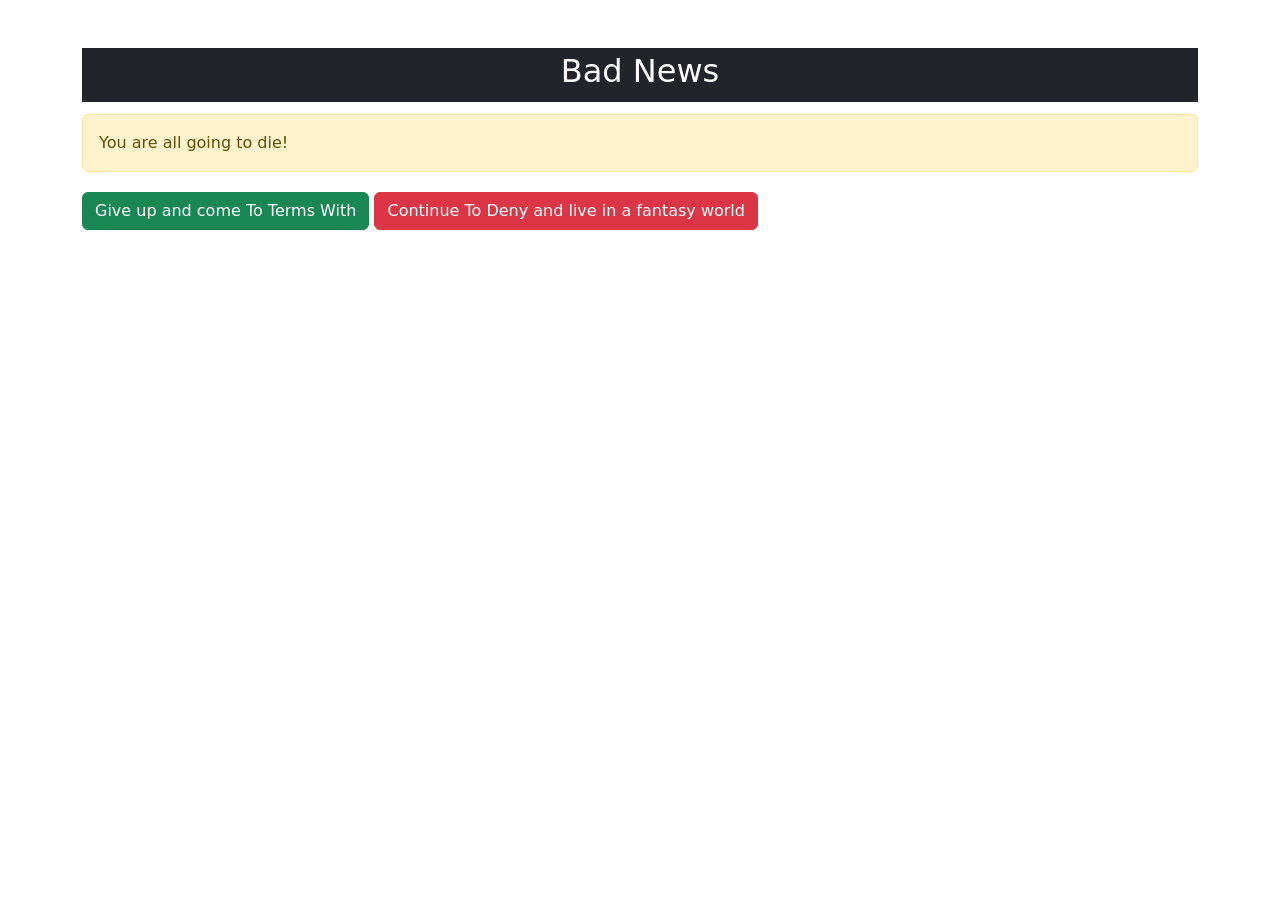
<file: Bootstrap/Ex02.html>
<!doctype html>
<html lang="en">
  <head>
    <meta charset="utf-8">
    <meta name="viewport" content="width=device-width, initial-scale=1">
    <link href="https://cdn.jsdelivr.net/npm/bootstrap@5.3.8/dist/css/bootstrap.min.css" rel="stylesheet" integrity="sha384-sRIl4kxILFvY47J16cr9ZwB07vP4J8+LH7qKQnuqkuIAvNWLzeN8tE5YBujZqJLB" crossorigin="anonymous">
    <title>Bootstrap demo</title>
  </head>
  <body>

   <div class="container mt-5">
       
       <div class="row mb-2 justify-content-center">
           <div class="col-12 col-md-12">
               
                   <div class="p-1 mb-1 bg-dark text-white text-center" style="min-height: 50px;">
                    <h2>Bad News</h2></div>
               </div>
           </div>

       <div class="row mb-1 justify-content-center">
           <div class="col-12 col-md-12">
               
                   <div class="alert alert-warning" role="alert">
  You are all going to die!
</div>
               </div>
           </div>

 <div>
<button type="button" class="btn btn-success mb-1">Give up and come To Terms With</button>
<button type="button" class="btn btn-danger mb-1">Continue To Deny and live in a fantasy world</button>

    </div>
      

       </div>




     <script src="https://cdn.jsdelivr.net/npm/bootstrap@5.3.8/dist/js/bootstrap.bundle.min.js" integrity="sha384-FKyoEForCGlyvwx9Hj09JcYn3nv7wiPVlz7YYwJrWVcXK/BmnVDxM+D2scQbITxI" crossorigin="anonymous"></script>
  
  </body>
</html>
</file>
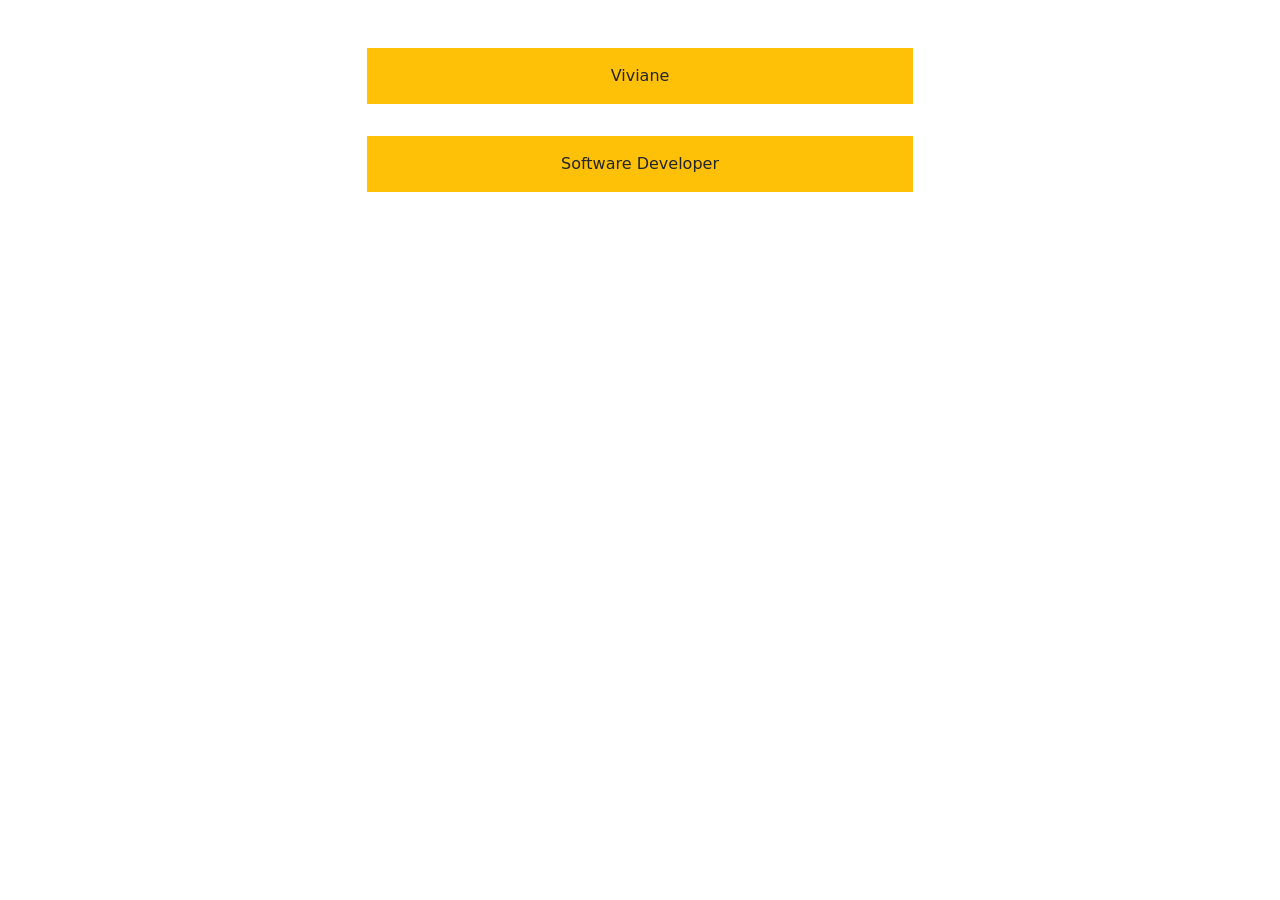
<file: Bootstrap/teste.html>
<!doctype html>
<html lang="en">
  <head>
    <meta charset="utf-8">
    <meta name="viewport" content="width=device-width, initial-scale=1">
    <link href="https://cdn.jsdelivr.net/npm/bootstrap@5.3.8/dist/css/bootstrap.min.css" rel="stylesheet" integrity="sha384-sRIl4kxILFvY47J16cr9ZwB07vP4J8+LH7qKQnuqkuIAvNWLzeN8tE5YBujZqJLB" crossorigin="anonymous">
    <title>Bootstrap demo</title>
  </head>
  <body>

   <div class="container mt-5">
       
       <div class="row mb-4 justify-content-center">
           <div class="col-12 col-md-6">
               
                   <div class="p-3 mb-2 text-danger bg-warning text-dark text-center" style="min-height: 50px;">Viviane</div>
               </div>
           </div>

       <div class="row mb-4 justify-content-center">
           <div class="col-12 col-md-6">
               
                   <div class="p-3 mb-2 text-danger bg-warning text-dark text-center" style="min-height: 50px;">Software Developer</div>
               </div>
           </div>
       </div>




     <script src="https://cdn.jsdelivr.net/npm/bootstrap@5.3.8/dist/js/bootstrap.bundle.min.js" integrity="sha384-FKyoEForCGlyvwx9Hj09JcYn3nv7wiPVlz7YYwJrWVcXK/BmnVDxM+D2scQbITxI" crossorigin="anonymous"></script>
  
  </body>
</html>
</file>
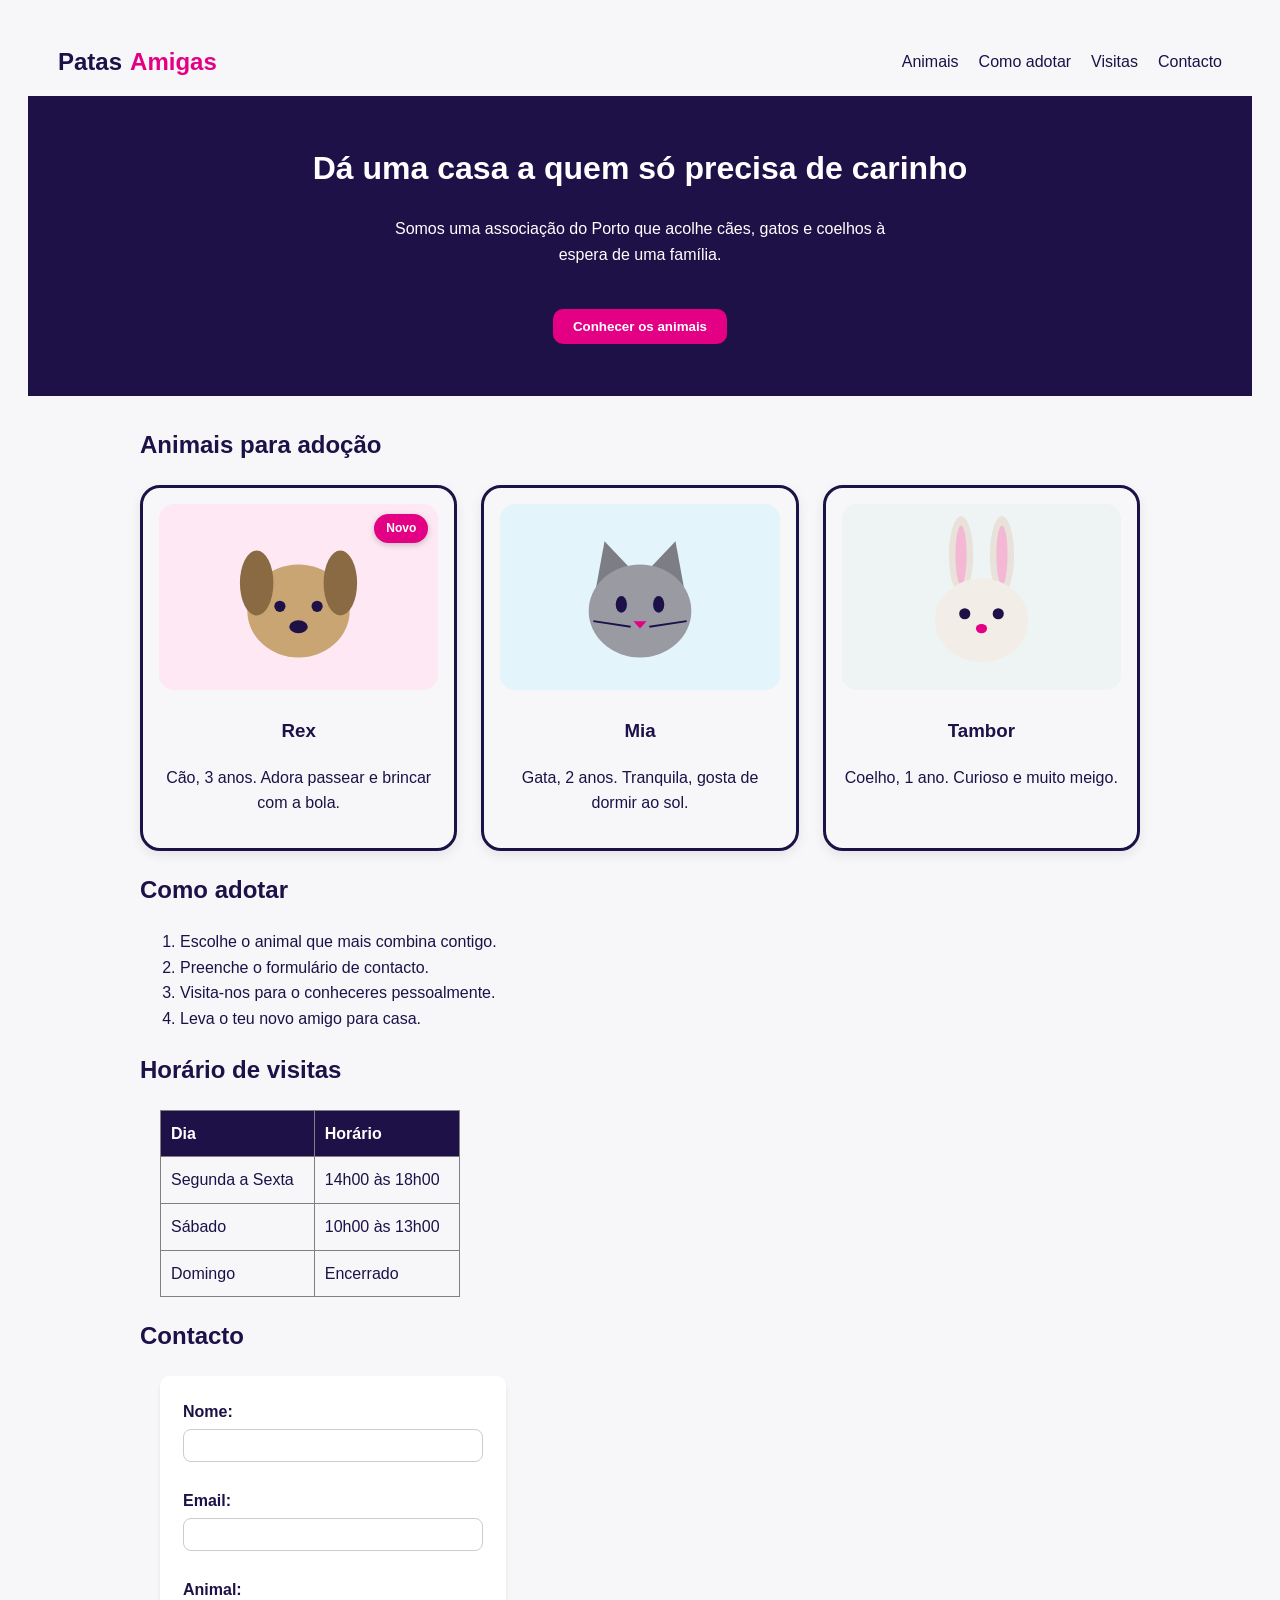
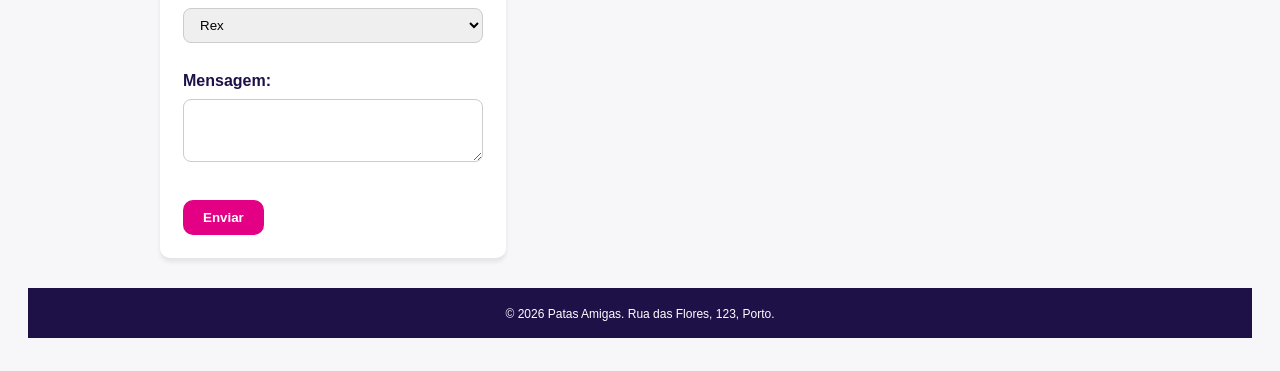
<file: Projeto Individual/patasAmigas.html>
<!DOCTYPE html>
<html lang="pt">
<head>
    <meta charset="UTF-8">
    <meta name="viewport" content="width=device-width, initial-scale=1.0">
    <title>Patas Amigas</title>
    <link rel="stylesheet" href="estilo.css">
</head>
<body>

    <div class="header">
        <header>
            <div class="nav">
                <nav>
                    <div class="logo">Patas<span class="cor-destaque">Amigas</span></div>
                    <ul>                                          
                        <li><a href="#animais">Animais</li></a>
                        <li><a href="#comoAdotar">Como adotar</li></a>
                        <li><a href="#visitas">Visitas</li></a>
                        <li><a href="#contacto">Contacto</li></a>
                    </ul>
                </nav>
            </div>
        </header>
    </div>

    
        <div class="enunciado"> <br>
            <h1>Dá uma casa a quem só precisa de carinho</h1>
            <p>Somos uma associação do Porto que acolhe cães, gatos e coelhos à <br>
            espera de uma família.</p> <br>
            <button class="button">Conhecer os animais</button> 
        </div>

        <main>

        <div class="animais" id="animais">
            <h2>Animais para adoção</h2>

            <div class="container">

                <div class="caixa1">
                    <div class="img-caixa1">
                        <span class="selo">Novo</span>
                        <img src="cao.svg" alt="imagem1">
                    </div>
                    <h3>Rex</h3>
                    <p>Cão, 3 anos. Adora passear e brincar com a bola.</p>
                </div> 

                <div class="caixa2">
                    <div class="img-caixa2">
                        <img src="gato.svg" alt="imagem2">
                    </div>

                    <h3>Mia</h3>
                    <p>Gata, 2 anos. Tranquila, gosta de dormir ao sol.</p>
                </div> 

                <div class="caixa3">
                    <div class="img-caixa3">
                        <img src="coelho.svg" alt="imagem3">
                    </div>
                    <h3>Tambor</h3>
                    <p>Coelho, 1 ano. Curioso e muito meigo.</p>
                </div> 

            </div> 
        </div> 

        <div class="comoAdotar" id="comoAdotar">
            <h2>Como adotar</h2>
            <ol>
                <li>Escolhe o animal que mais combina contigo.</li>
                <li>Preenche o formulário de contacto.</li>
                <li>Visita-nos para o conheceres pessoalmente.</li>
                <li>Leva o teu novo amigo para casa.</li>
            </ol>
        </div>

        <div class="horario" id="visitas">
            <h2>Horário de visitas</h2>

            <table class="tabela">
    
    <tr>
        <td>Dia</td>
        <td>Horário</td>
    </tr>
    
    <tr>
        <td>Segunda a Sexta</td>
        <td>14h00 às 18h00</td>
    </tr>
    
    <tr>
        <td>Sábado</td>
        <td>10h00 às 13h00</td>
    </tr>
    
    <tr>
        <td>Domingo</td>
        <td>Encerrado</td>
    </tr>
</table>
        </div>

        <h2>Contacto</h2>

        <div class="formulario" id="contacto">
            
            <form action="processar.php" method="post">
                    <label for="nome">Nome:</label> <br>
                    <input type="text" id="nome" name="nome" required><br><br>

                    <label for="email">Email:</label> <br>
                    <input type="email" id="email" name="email" required><br><br>

                    <label for="select">Animal:</label> <br>
                    <select id="select" name="select" required>
                        <option value="opcao1">Rex</option>
                        <option value="opcao2">Mia</option>
                        <option value="opcao3">Tambor</option>
                    </select><br><br>

                    <label for="mensagem">Mensagem:</label> <br>
                    <textarea id="mensagem" name="mensagem" rows="3" cols="30" required></textarea><br><br>

                       <div class="enviar">
                            <input type="submit" value="Enviar">
                        </div>
            </form> 
        </div>

    </main>

    <div class="rodape">
        <footer>
            <p>© 2026 Patas Amigas. Rua das Flores, 123, Porto.</p>
        </footer>
    </div>

</body>
</html>
</file>
<file: Projeto Individual/estilo.css>
body { 

    background-color: #f7f7f9; 
    color: #1d1148;
    padding: 20px; 
    font-family: Arial, sans-serif;
    line-height: 1.6;
}

main {
    max-width: 1000px; 
    margin: 0 auto;    
    padding: 10px; 
}

.logo {
    
    font-size: 24px;
    font-weight: bold;
    color: #1d1148;
    margin-right: 20px;
    text-align: left;
}

.nav nav {

    display: flex;
    align-items: center;
    justify-content: space-between; 
    padding: 15px 30px;
    gap: 20px;
}

.nav ul {
    display: flex;
    list-style: none;
    gap: 20px;
    margin: 0;
    padding: 0;
}

nav ul a { 
    
    display: flex;
    list-style: none;
    text-decoration: none;
    gap: 20px;
    margin: 0;
    padding: 0; 
    color: #1d1148;
}

nav ul a:hover {
    color: #b8006a;
}

.cor-destaque {
    
    color: #e40084;
    margin-left: 8px;
}

.enunciado {

    text-align: center; 
    background-color: #1d1148;
    color: white;
    height: 300px;
} 

button {

    color: white;
    background-color: #e40084;
    border-radius: 10px;
    border: none;
    padding: 10px 20px;
    font-weight: bold;
}

.container {
    
    box-sizing: border-box;
    display: flex;
    gap: 24px;
    justify-content: center;
}

.caixa1, .caixa2, .caixa3 {
        
        width: 300px;
        padding: 16px;
        border-radius: 20px;
        border: 3px solid #1d1148;
        box-shadow: 0 4px 12px rgba(0, 0, 0, 0.08);
        text-align: center;
}

.caixa1 img, .caixa2 img, .caixa3 img {
    border-radius: 15px; 
    width: 100%;         
    height: auto;
}

.img-caixa1 {
    position: relative; 
}

.selo {
    position: absolute;
    top: 10px;                 
    right: 10px;    
    background-color: #e40084; 
    color: #ffffff;            
    padding: 5px 12px;         
    border-radius: 20px;       
    font-size: 12px;
    font-weight: bold;
    box-shadow: 0 2px 6px rgba(0, 0, 0, 0.2); 
}

.tabela {
    width: 300px;
    margin: 20px;
    text-align: left;
    border-collapse: collapse;
}

table tr:first-child {
    background-color: #1d1148; 
    color: #ffffff;            
    font-weight: bold;         
}

.th, td {
    border: 1px solid gray; 
    padding: 10px;     
}

.th {
    border: 1px solid #1d1148;
    background-color: #1d1148;
    color: #ffffff;            
}

.formulario {
    width: 300px;
    margin: 20px;
    padding: 20px;
    border: 3px solid white;
    background-color: white;
    border-radius: 10px;
    box-shadow: 0 4px 4px rgba(0, 0, 0, 0.08);
    font-weight: bold;
}

.formulario input, .formulario select, .formulario textarea {
    border-radius: 8px;          
    border: 1px solid #cccccc;   
    padding: 8px 12px;           
    width: 100%;                 
    box-sizing: border-box;      
    margin-top: 5px;             
}

.enviar input {
    color: white;
    background-color: #e40084;
    border-radius: 10px;
    border: none;
    padding: 10px 20px;
    font-weight: bold;
    width: auto;
}

.rodape {

    text-align: center;
    background-color: #1d1148;
    color: white;
    padding: 5px;
    margin-bottom: 5px;
    height: 40px;
    font-size: 12px; 
}
</file>
